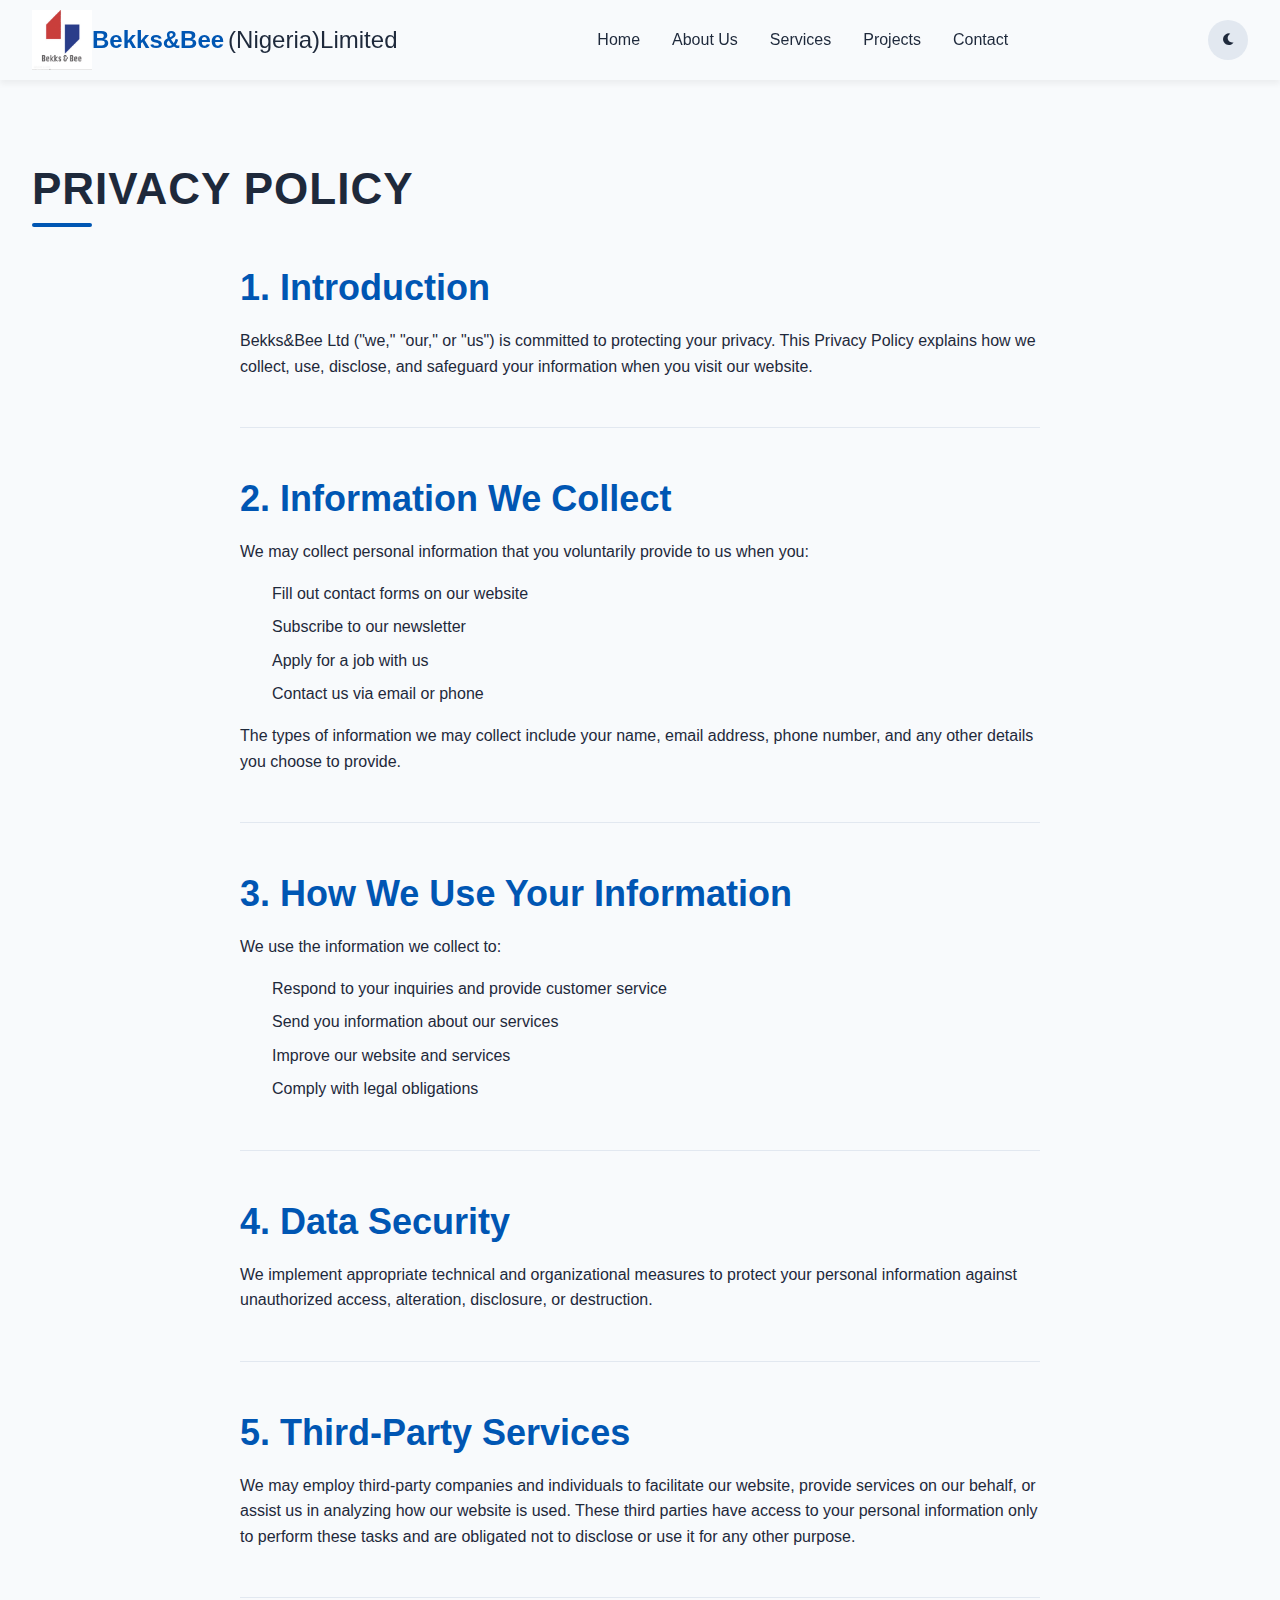
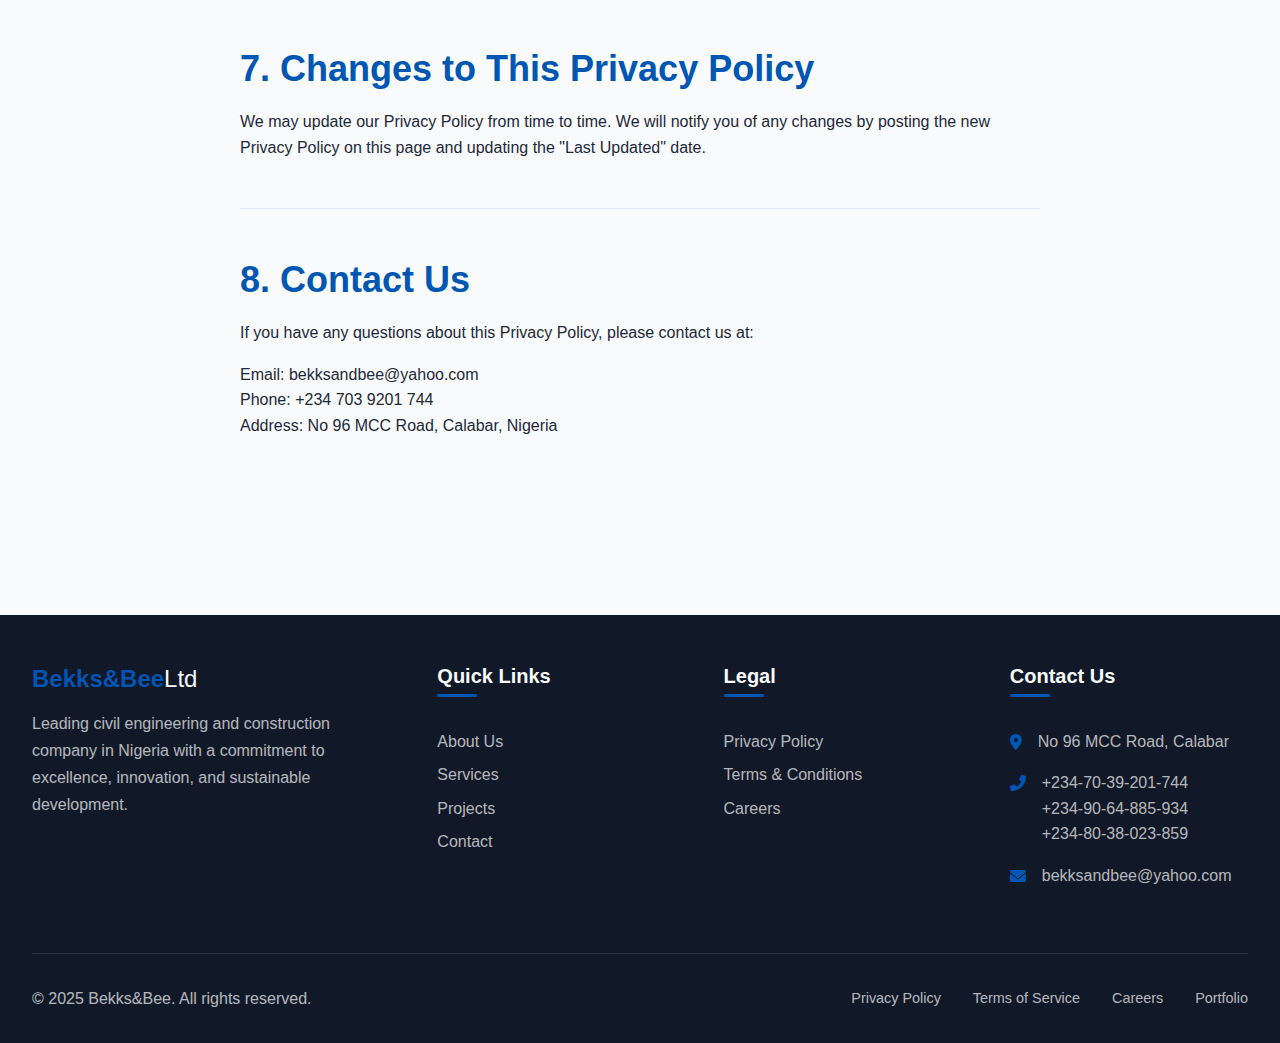
<file: privacy.html>
<!DOCTYPE html>
<html lang="en">
<head>
  <meta charset="UTF-8" />
  <meta name="viewport" content="width=device-width, initial-scale=1.0" />
  <meta name="description" content="Privacy Policy - Bekks&Bee Civil Engineering Company" />
  <title>Privacy Policy | Bekks&Bee</title>
  <link rel="stylesheet" href="style.css"/>
  <link rel="stylesheet" href="https://cdnjs.cloudflare.com/ajax/libs/font-awesome/6.0.0/css/all.min.css" />
</head>
<body>
  <header>
    <div class="container header-container">
      <div class="logo">
        <img src="99f1b9da-eb80-4835-bab3-7eae7bd48371.jpeg" width="60" height="50" alt="Commercial logo" />
        <h1>Bekks&Bee<span>(Nigeria)Limited</span></h1>
      </div>
      <nav>
        <ul>
          <li><a href="index.html">Home</a></li>
          <li><a href="about.html">About Us</a></li>
          <li><a href="index.html#services">Services</a></li>
          <li><a href="index.html#projects">Projects</a></li>
          <li><a href="index.html#contact">Contact</a></li>
        </ul>
      </nav>
      <div class="header-actions">
        <button id="darkModeToggle" aria-label="Toggle Dark Mode">
          <i class="fas fa-moon"></i>
        </button>
        <button class="mobile-menu-btn" aria-label="Menu">
          <i class="fas fa-bars"></i>
        </button>
      </div>
    </div>
  </header>

  <main>
    <section class="policy-section">
      <div class="container">
        <h1 class="section-title">Privacy Policy</h1>
        <!-- <p class="section-subtitle">Last Updated: January 2025</p> -->
        
        <div class="policy-content">
          <div class="policy-item">
            <h2>1. Introduction</h2>
            <p>Bekks&Bee Ltd ("we," "our," or "us") is committed to protecting your privacy. This Privacy Policy explains how we collect, use, disclose, and safeguard your information when you visit our website.</p>
          </div>
          
          <div class="policy-item">
            <h2>2. Information We Collect</h2>
            <p>We may collect personal information that you voluntarily provide to us when you:</p>
            <ul>
              <li>Fill out contact forms on our website</li>
              <li>Subscribe to our newsletter</li>
              <li>Apply for a job with us</li>
              <li>Contact us via email or phone</li>
            </ul>
            <p>The types of information we may collect include your name, email address, phone number, and any other details you choose to provide.</p>
          </div>
          
          <div class="policy-item">
            <h2>3. How We Use Your Information</h2>
            <p>We use the information we collect to:</p>
            <ul>
              <li>Respond to your inquiries and provide customer service</li>
              <li>Send you information about our services</li>
              <li>Improve our website and services</li>
              <li>Comply with legal obligations</li>
            </ul>
          </div>
          
          <div class="policy-item">
            <h2>4. Data Security</h2>
            <p>We implement appropriate technical and organizational measures to protect your personal information against unauthorized access, alteration, disclosure, or destruction.</p>
          </div>
          
          <div class="policy-item">
            <h2>5. Third-Party Services</h2>
            <p>We may employ third-party companies and individuals to facilitate our website, provide services on our behalf, or assist us in analyzing how our website is used. These third parties have access to your personal information only to perform these tasks and are obligated not to disclose or use it for any other purpose.</p>
          </div>
          
          
          <div class="policy-item">
            <h2>7. Changes to This Privacy Policy</h2>
            <p>We may update our Privacy Policy from time to time. We will notify you of any changes by posting the new Privacy Policy on this page and updating the "Last Updated" date.</p>
          </div>
          
          <div class="policy-item">
            <h2>8. Contact Us</h2>
            <p>If you have any questions about this Privacy Policy, please contact us at:</p>
            <p>Email: bekksandbee@yahoo.com<br>
            Phone: +234 703 9201 744<br>
            Address: No 96 MCC Road, Calabar, Nigeria</p>
          </div>
        </div>
      </div>
    </section>
  </main>

  <footer>
    <div class="container">
      <div class="footer-grid">
        <div class="footer-about">
          <h3>Bekks&Bee<span>Ltd</span></h3>
          <p>Leading civil engineering and construction company in Nigeria with a commitment to excellence, innovation, and sustainable development.</p>
        </div>
        
        <div class="footer-links">
          <h4>Quick Links</h4>
          <ul>
            <li><a href="index.html#about">About Us</a></li>
            <li><a href="index.html#services">Services</a></li>
            <li><a href="index.html#projects">Projects</a></li>
            <li><a href="index.html#contact">Contact</a></li>
          </ul>
        </div>
        
        <div class="footer-services">
          <h4>Legal</h4>
          <ul>
            <li><a href="privacy-policy.html">Privacy Policy</a></li>
            <li><a href="terms-conditions.html">Terms & Conditions</a></li>
            <li><a href="careers.html">Careers</a></li>
          </ul>
        </div>
        
        <div class="footer-contact">
          <h4>Contact Us</h4>
          <ul>
            <li><i class="fas fa-map-marker-alt"></i> No 96 MCC Road, Calabar</li>
            <li><i class="fas fa-phone-alt"></i> +234-70-39-201-744<br>+234-90-64-885-934<br>+234-80-38-023-859</li>
            <li><i class="fas fa-envelope"></i> bekksandbee@yahoo.com</li>
          </ul>
        </div>
      </div>
      
      <div class="footer-bottom">
        <p>&copy; 2025 Bekks&Bee. All rights reserved.</p>
        <div class="footer-bottom-links">
          <a href="privacy.html">Privacy Policy</a>
          <a href="TOS.html">Terms of Service</a>
          <a href="careers.html">Careers</a>
           <a href="projects.html">Portfolio</a>
        </div>
      </div>
    </div>
  </footer>

  <script src="script.js"></script>
</body>
</html>
</file>
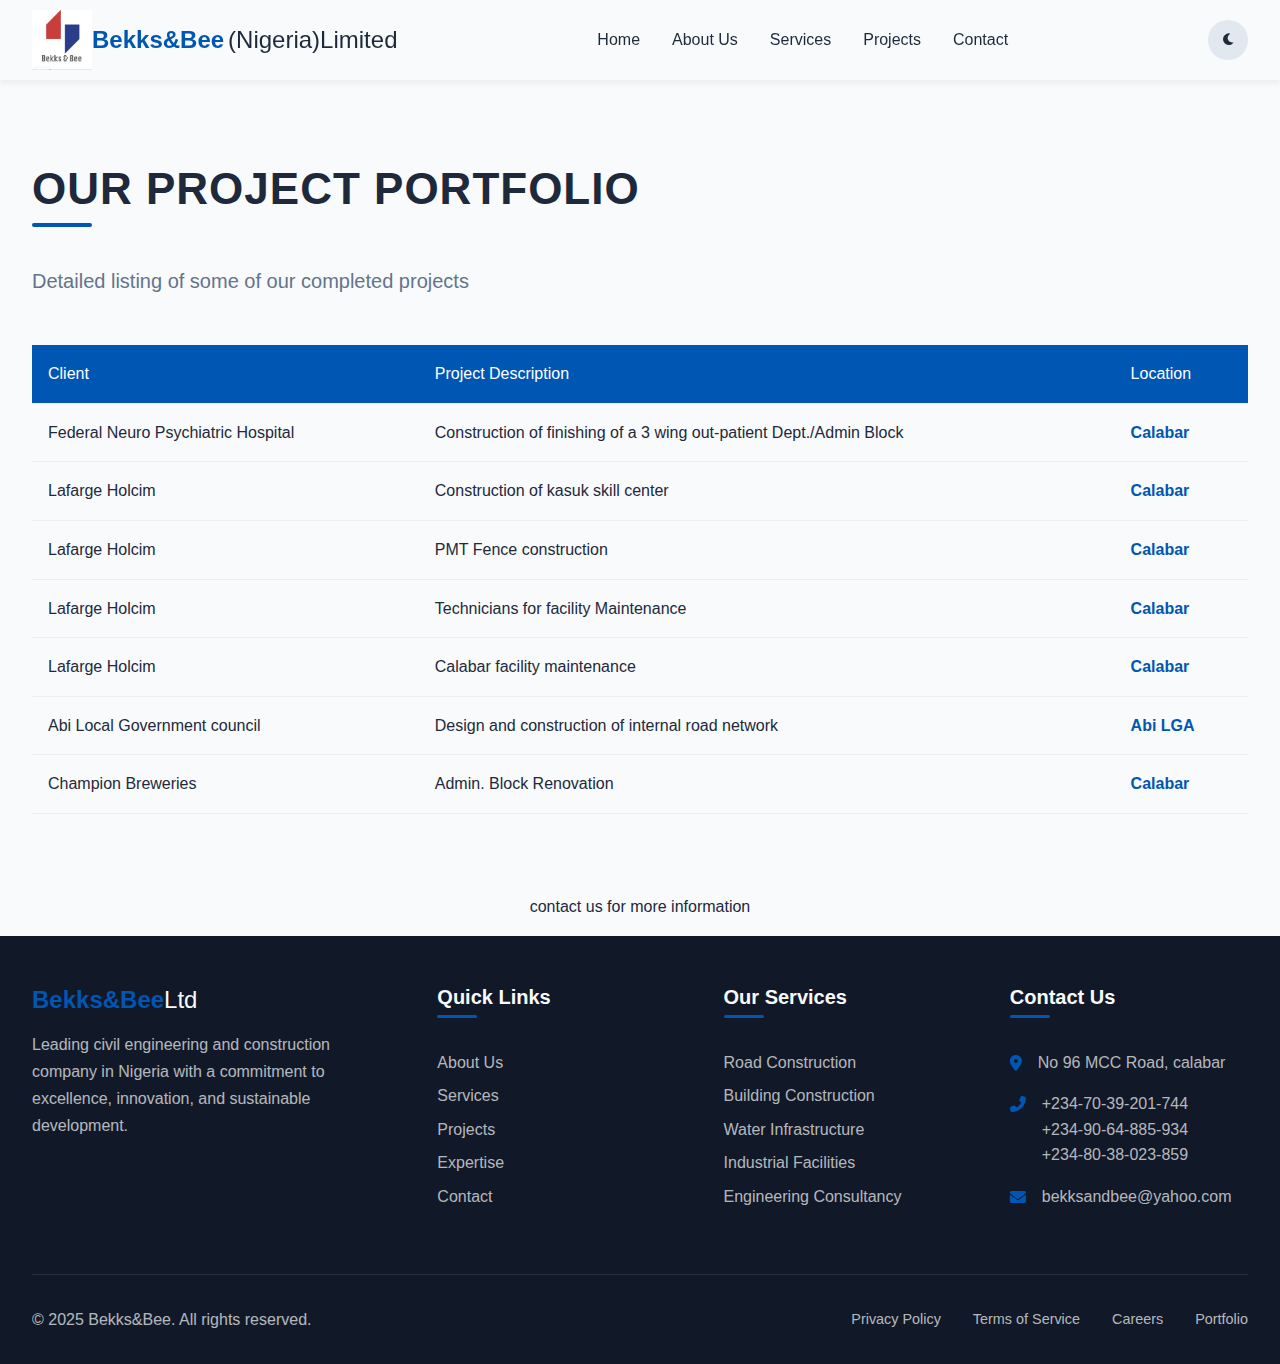
<file: projects.html>
<!DOCTYPE html>
<html lang="en">
<head>
   <meta charset="UTF-8" />
  <meta name="viewport" content="width=device-width, initial-scale=1.0" />
  <meta name="description" content="Premier Civil Engineering and Construction Company" />
  <link rel="stylesheet" href="style.css"/>
  <link rel="stylesheet" href="https://cdnjs.cloudflare.com/ajax/libs/font-awesome/6.0.0/css/all.min.css" />
  <title>Our Projects | Bekks&Bee</title>
</head>
<body>
 <header>
    <!-- //website designed By Bisong Best
    contact info +234 814 0683 459
    email  bestbisong32@gmail.com -->
    <div class="container header-container">
      <div class="logo">
        <img src="99f1b9da-eb80-4835-bab3-7eae7bd48371.jpeg" width="60" height="50" alt="Commercial logo" />
        <h1>Bekks&Bee<span>(Nigeria)Limited</span></h1>
      </div>
      <nav>
        <ul>
         <li><a href="index.html">Home</a></li>
          <li><a href="about.html">About Us</a></li>
          <li><a href="index.html#services">Services</a></li>
          <li><a href="index.html#projects">Projects</a></li>
          <li><a href="index.html#contact">Contact</a></li>
        </ul>
      </nav>
      <div class="header-actions">
        <button id="darkModeToggle" aria-label="Toggle Dark Mode">
          <i class="fas fa-moon"></i>
        </button>
        <button class="mobile-menu-btn" aria-label="Menu">
          <i class="fas fa-bars"></i>
        </button>
      </div>
    </div>
  </header>

  <main>
    <section class="projects-archive">
      <div class="container">
        <h1 class="section-title">Our Project Portfolio</h1>
        <p class="section-subtitle">Detailed listing of some of our completed projects</p>
        
        <div class="projects-table">
          <table>
            <thead>
              <tr>
                <th>Client</th>
                <th>Project Description</th>
                <th>Location</th>
              </tr>
            </thead>
            <tbody>
              <tr>
                <td>Federal Neuro Psychiatric Hospital</td>
                <td>Construction of finishing of a 3 wing out-patient Dept./Admin Block</td>
                <td>Calabar</td>
              </tr>
              <tr>
                <td>Lafarge Holcim</td>
                <td>Construction of kasuk skill center</td>
                <td>Calabar</td>
              </tr>
              <tr>
                <td>Lafarge Holcim</td>
                <td>PMT Fence construction</td>
                <td>Calabar</td>
              </tr>
              <tr>
                <td>Lafarge Holcim</td>
                <td>Technicians for facility Maintenance</td>
                <td>Calabar</td>
              </tr>
              <tr>
                <td>Lafarge Holcim</td>
                <td>Calabar facility maintenance</td>
                <td>Calabar</td>
              </tr>
              <tr>
                <td>Abi Local Government council</td>
                <td>Design and construction of internal road network</td>
                <td>Abi LGA</td>
              </tr>
              <tr>
                <td>Champion Breweries</td>
                <td>Admin. Block Renovation</td>
                <td>Calabar</td>
              </tr>
            </tbody>
          </table>
        </div>
      </div>
    </section>
    <p style="text-align: center;">contact us for more information</p>
  </main>

   <footer>
    <div class="container">
      <div class="footer-grid">
        <div class="footer-about">
          <h3>Bekks&Bee<span>Ltd</span></h3>
          <p>Leading civil engineering and construction company in Nigeria with a commitment to excellence, innovation, and sustainable development.</p>
        </div>
        
        <div class="footer-links">
          <h4>Quick Links</h4>
          <ul>
            <li><a href="#about">About Us</a></li>
            <li><a href="#services">Services</a></li>
            <li><a href="#projects">Projects</a></li>
            <li><a href="#expertise">Expertise</a></li>
            <li><a href="#contact">Contact</a></li>
          </ul>
        </div>
        
        <div class="footer-services">
          <h4>Our Services</h4>
          <ul>
            <li><a href="#contact">Road Construction</a></li>
            <li><a href="#contact">Building Construction</a></li>
            <li><a href="#contact">Water Infrastructure</a></li>
            <li><a href="#contact">Industrial Facilities</a></li>
            <li><a href="#contact">Engineering Consultancy</a></li>
          </ul>
        </div>
        
        <div class="footer-contact">
          <h4>Contact Us</h4>
          <ul>
            <li><i class="fas fa-map-marker-alt"></i> No 96 MCC Road, calabar</li>
            <li><i class="fas fa-phone-alt"></i>+234-70-39-201-744<br>+234-90-64-885-934<br>+234-80-38-023-859</li>
            <li><i class="fas fa-envelope"></i> bekksandbee@yahoo.com</li>
          </ul>
        </div>
      </div>
      
      <div class="footer-bottom">
        <p>&copy; 2025 Bekks&Bee. All rights reserved.</p>
        <div class="footer-bottom-links">
          <a href="privacy.html">Privacy Policy</a>
          <a href="TOS.html">Terms of Service</a>
          <a href="careers.html">Careers</a>
           <a href="projects.html">Portfolio</a>
        </div>
      </div>
    </div>
  </footer>
  <script src="script.js"></script>

</body>
</html>
</file>
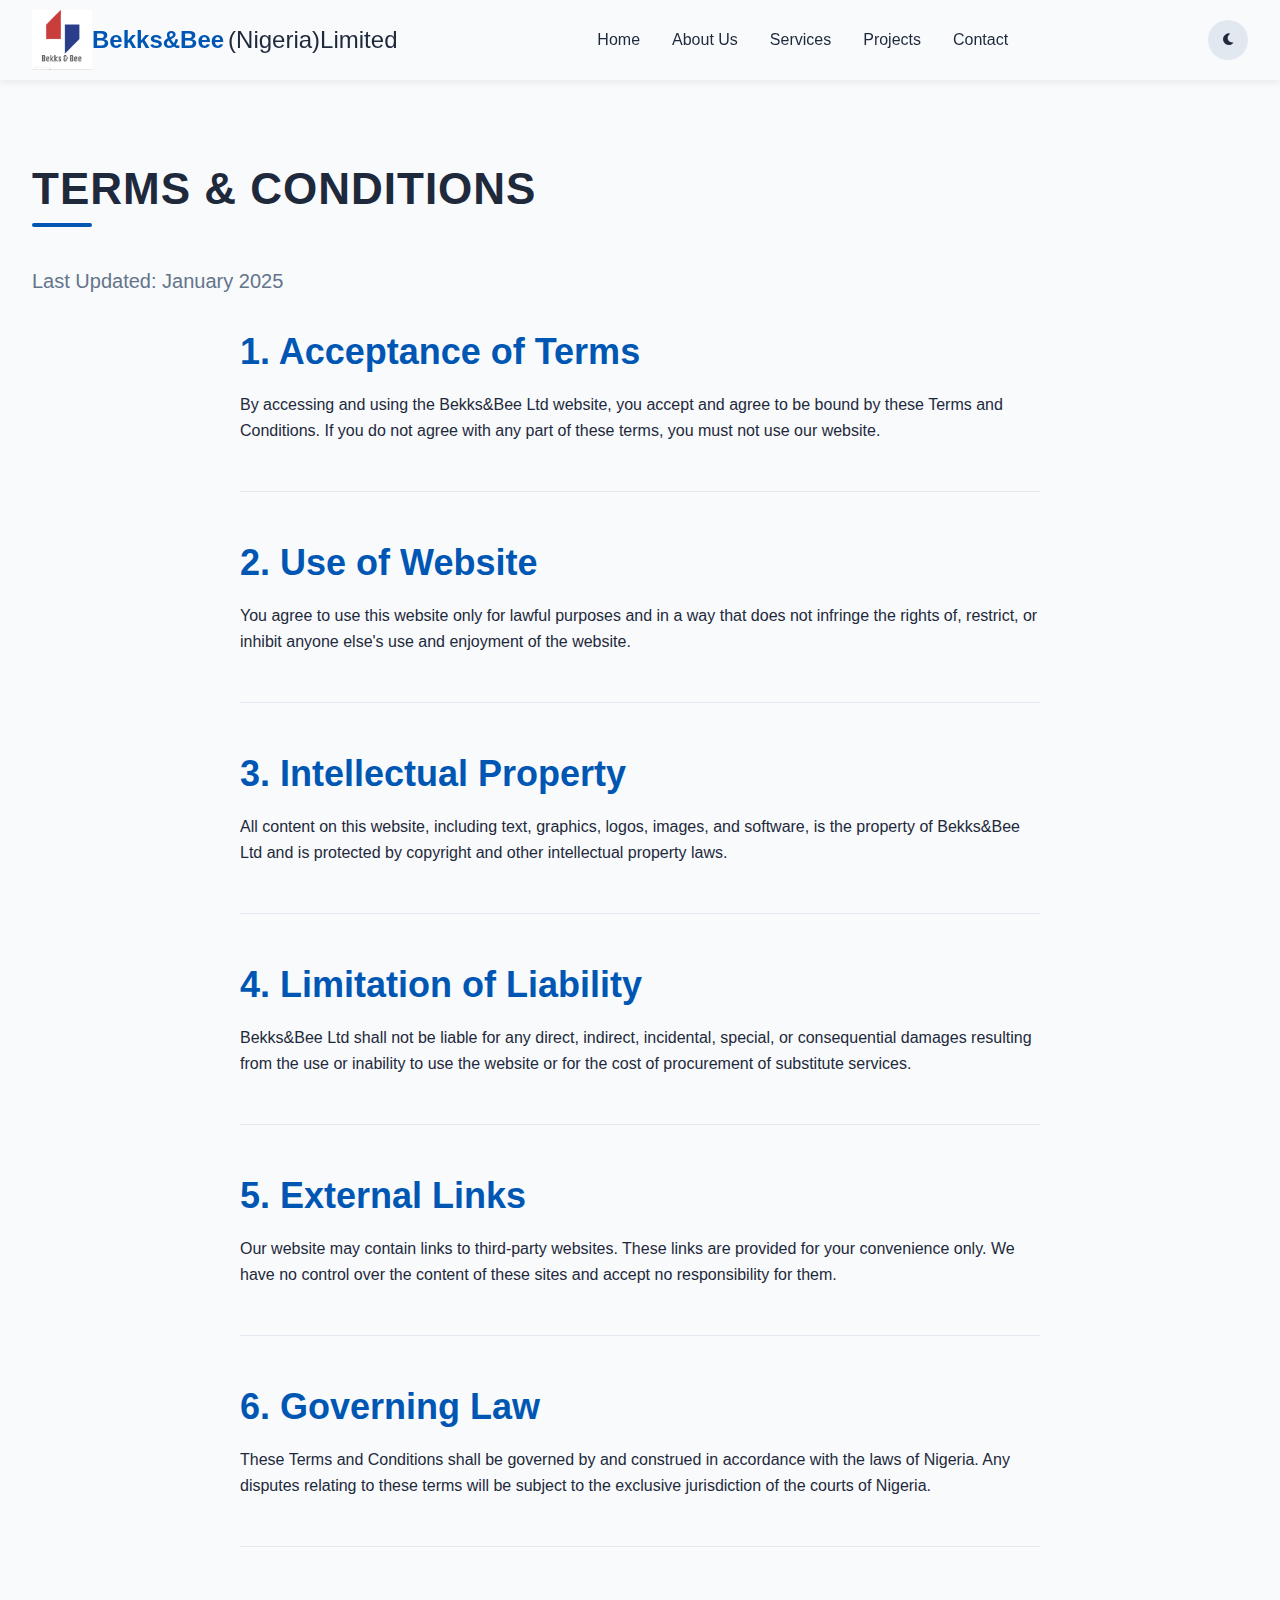
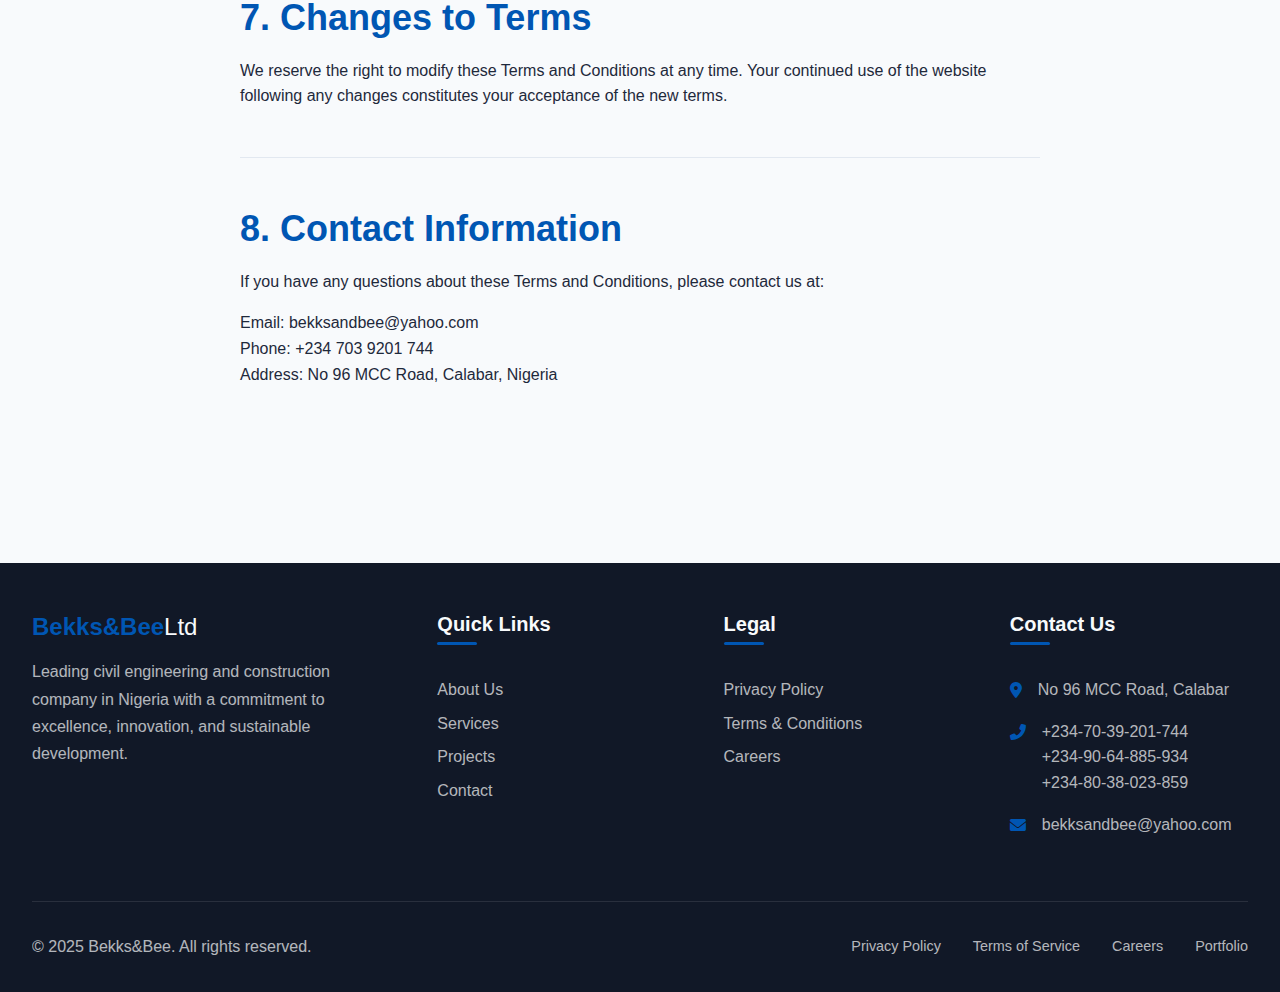
<file: TOS.html>
<!DOCTYPE html>
<html lang="en">
<head>
  <meta charset="UTF-8" />
  <meta name="viewport" content="width=device-width, initial-scale=1.0" />
  <meta name="description" content="Terms and Conditions - Bekks&Bee Civil Engineering Company" />
  <title>Terms & Conditions | Bekks&Bee</title>
  <link rel="stylesheet" href="style.css"/>
  <link rel="stylesheet" href="https://cdnjs.cloudflare.com/ajax/libs/font-awesome/6.0.0/css/all.min.css" />
</head>
<body>
  <header>
    <div class="container header-container">
      <div class="logo">
        <img src="99f1b9da-eb80-4835-bab3-7eae7bd48371.jpeg" width="60" height="50" alt="Commercial logo" />
        <h1>Bekks&Bee<span>(Nigeria)Limited</span></h1>
      </div>
      <nav>
        <ul>
          <li><a href="index.html">Home</a></li>
          <li><a href="about.html">About Us</a></li>
          <li><a href="index.html#services">Services</a></li>
          <li><a href="index.html#projects">Projects</a></li>
          <li><a href="index.html#contact">Contact</a></li>
        </ul>
      </nav>
      <div class="header-actions">
        <button id="darkModeToggle" aria-label="Toggle Dark Mode">
          <i class="fas fa-moon"></i>
        </button>
        <button class="mobile-menu-btn" aria-label="Menu">
          <i class="fas fa-bars"></i>
        </button>
      </div>
    </div>
  </header>

  <main>
    <section class="terms-section">
      <div class="container">
        <h1 class="section-title">Terms & Conditions</h1>
        <p class="section-subtitle">Last Updated: January 2025</p>
        
        <div class="terms-content">
          <div class="terms-item">
            <h2>1. Acceptance of Terms</h2>
            <p>By accessing and using the Bekks&Bee Ltd website, you accept and agree to be bound by these Terms and Conditions. If you do not agree with any part of these terms, you must not use our website.</p>
          </div>
          
          <div class="terms-item">
            <h2>2. Use of Website</h2>
            <p>You agree to use this website only for lawful purposes and in a way that does not infringe the rights of, restrict, or inhibit anyone else's use and enjoyment of the website.</p>
          </div>
          
          <div class="terms-item">
            <h2>3. Intellectual Property</h2>
            <p>All content on this website, including text, graphics, logos, images, and software, is the property of Bekks&Bee Ltd and is protected by copyright and other intellectual property laws.</p>
          </div>
          
          <div class="terms-item">
            <h2>4. Limitation of Liability</h2>
            <p>Bekks&Bee Ltd shall not be liable for any direct, indirect, incidental, special, or consequential damages resulting from the use or inability to use the website or for the cost of procurement of substitute services.</p>
          </div>
          
          <div class="terms-item">
            <h2>5. External Links</h2>
            <p>Our website may contain links to third-party websites. These links are provided for your convenience only. We have no control over the content of these sites and accept no responsibility for them.</p>
          </div>
          
          <div class="terms-item">
            <h2>6. Governing Law</h2>
            <p>These Terms and Conditions shall be governed by and construed in accordance with the laws of Nigeria. Any disputes relating to these terms will be subject to the exclusive jurisdiction of the courts of Nigeria.</p>
          </div>
          
          <div class="terms-item">
            <h2>7. Changes to Terms</h2>
            <p>We reserve the right to modify these Terms and Conditions at any time. Your continued use of the website following any changes constitutes your acceptance of the new terms.</p>
          </div>
          
          <div class="terms-item">
            <h2>8. Contact Information</h2>
            <p>If you have any questions about these Terms and Conditions, please contact us at:</p>
            <p>Email: bekksandbee@yahoo.com<br>
            Phone: +234 703 9201 744<br>
            Address: No 96 MCC Road, Calabar, Nigeria</p>
          </div>
        </div>
      </div>
    </section>
  </main>

  <footer>
    <div class="container">
      <div class="footer-grid">
        <div class="footer-about">
          <h3>Bekks&Bee<span>Ltd</span></h3>
          <p>Leading civil engineering and construction company in Nigeria with a commitment to excellence, innovation, and sustainable development.</p>
        </div>
        
        <div class="footer-links">
          <h4>Quick Links</h4>
          <ul>
            <li><a href="index.html#about">About Us</a></li>
            <li><a href="index.html#services">Services</a></li>
            <li><a href="index.html#projects">Projects</a></li>
            <li><a href="index.html#contact">Contact</a></li>
          </ul>
        </div>
        
        <div class="footer-services">
          <h4>Legal</h4>
          <ul>
            <li><a href="privacy-policy.html">Privacy Policy</a></li>
            <li><a href="terms-conditions.html">Terms & Conditions</a></li>
            <li><a href="careers.html">Careers</a></li>
          </ul>
        </div>
        
        <div class="footer-contact">
          <h4>Contact Us</h4>
          <ul>
            <li><i class="fas fa-map-marker-alt"></i> No 96 MCC Road, Calabar</li>
            <li><i class="fas fa-phone-alt"></i> +234-70-39-201-744<br>+234-90-64-885-934<br>+234-80-38-023-859</li>
            <li><i class="fas fa-envelope"></i> bekksandbee@yahoo.com</li>
          </ul>
        </div>
      </div>
      
      <div class="footer-bottom">
        <p>&copy; 2025 Bekks&Bee. All rights reserved.</p>
        <div class="footer-bottom-links">
          <a href="privacy.html">Privacy Policy</a>
          <a href="TOS.html">Terms of Service</a>
          <a href="careers.html">Careers</a>
           <a href="projects.html">Portfolio</a>
        </div>
      </div>
    </div>
  </footer>

  <script src="script.js"></script>
</body>
</html>
</file>
<file: style.css>
/* website designed By Bisong Best
    contact info +234 814 0683 459
    email  bestbisong32@gmail.com  */


:root {
  /* Primary Colors */
  --primary-color: #0056b3;
  --primary-dark: #00387a;
  --primary-light: #4a8cda;
  
  /* Secondary & Accent Colors */
  --secondary-color: #3dd8c7;
  --accent-color: #ff6b35;
  
  /* Neutral Colors */
  --dark: #111827;
  --darker: #0a101f;
  --light: #f8fafc;
  --light-gray: #e2e8f0;
  --mid-gray: #94a3b8;
  
  /* Background Colors */
  --bg-primary: var(--light);
  --bg-secondary: #f1f5f9;
  --bg-dark: var(--dark);
  
  /* Text Colors */
  --text-primary: #1e293b;
  --text-secondary: #64748b;
  --text-light: var(--light);
  
  /* Font Families */
  --font-primary: 'Roboto', 'Segoe UI', sans-serif;
  --font-heading: 'Montserrat', 'Segoe UI', sans-serif;
  
  /* Border Radius */
  --radius-sm: 4px;
  --radius-md: 8px;
  --radius-lg: 16px;
  
  /* Shadows */
  --shadow-sm: 0 4px 6px rgba(0, 0, 0, 0.05);
  --shadow-md: 0 10px 15px rgba(0, 0, 0, 0.07);
  --shadow-lg: 0 15px 30px rgba(0, 0, 0, 0.1);
  
  /* Transitions */
  --transition-fast: 0.2s ease;
  --transition-medium: 0.3s ease;
  --transition-slow: 0.5s ease;
  
  /* Spacing */
  --spacing-xs: 0.5rem;
  --spacing-sm: 1rem;
  --spacing-md: 2rem;
  --spacing-lg: 3rem;
  --spacing-xl: 5rem;
  
  /* Container Widths */
  --container-sm: 960px;
  --container-md: 1140px;
  --container-lg: 1320px;
  
  /* Z-index layers */
  --z-back: -10;
  --z-normal: 1;
  --z-front: 10;
  --z-modal: 100;
}


[data-theme="dark"] {
  --bg-primary: var(--dark);
  --bg-secondary: #1e293b;
  --text-primary: #f1f5f9;
  --text-secondary: #cbd5e1;
  --light-gray: #2b394d;
  --primary-color: #174e92;
  --primary-light: #1f4980;
}


*,
*::before,
*::after {
  margin: 0;
  padding: 0;
  box-sizing: border-box;
}

html {
  font-size: 16px;
  scroll-behavior: smooth;
  scroll-padding-top: 80px;
}

body {
  font-family: var(--font-primary);
  font-weight: 400;
  line-height: 1.6;
  color: var(--text-primary);
  background-color: var(--bg-primary);
  transition: background-color var(--transition-medium), color var(--transition-medium);
  overflow-x: hidden;
}

img {
  max-width: 100%;
  height: auto;
  display: block;
}

ul, ol {
  list-style: none;
}

a {
  text-decoration: none;
  color: var(--primary-color);
  transition: color var(--transition-fast);
}

a:hover {
  color: var(--primary-dark);
}

h1, h2, h3, h4, h5, h6 {
  font-family: var(--font-heading);
  font-weight: 700;
  line-height: 1.3;
  margin-bottom: var(--spacing-sm);
}

h1 {
  font-size: 2.75rem;
}

h2 {
  font-size: 2.25rem;
}

h3 {
  font-size: 1.75rem;
}

h4 {
  font-size: 1.25rem;
}

p {
  margin-bottom: var(--spacing-sm);
}

button {
  cursor: pointer;
  font-family: var(--font-primary);
  border: none;
  background: none;
}

input, select, textarea {
  font-family: var(--font-primary);
}

.container {
  width: 100%;
  max-width: var(--container-lg);
  margin: 0 auto;
  padding: 0 var(--spacing-md);
}


.btn {
  display: inline-flex;
  align-items: center;
  justify-content: center;
  padding: 0.75rem 1.5rem;
  border-radius: var(--radius-md);
  font-weight: 600;
  text-transform: uppercase;
  letter-spacing: 0.5px;
  transition: all var(--transition-fast);
  cursor: pointer;
}

.btn-primary {
  background-color: var(--primary-color);
  color: var(--text-light);
  box-shadow: 0 4px 12px rgba(0, 86, 179, 0.2);
}

.btn-primary:hover {
  background-color: var(--primary-dark);
  box-shadow: 0 6px 16px rgba(0, 86, 179, 0.3);
  color: var(--text-light);
  transform: translateY(-2px);
}

.btn-secondary {
  background-color: transparent;
  color: var(--primary-color);
  border: 2px solid var(--primary-color);
}

.btn-secondary:hover {
  background-color: var(--primary-color);
  color: var(--text-light);
  transform: translateY(-2px);
}

.btn-tertiary {
  background-color: transparent;
  color: var(--primary-color);
  padding: 0.5rem 0;
  position: relative;
  border-radius: 0;
  text-transform: none;
  font-weight: 500;
  display: inline-flex;
  align-items: center;
  gap: 0.5rem;
}

.btn-tertiary::after {
  content: '';
  position: absolute;
  bottom: 0;
  left: 0;
  width: 0;
  height: 2px;
  background-color: var(--primary-color);
  transition: width var(--transition-medium);
}

.btn-tertiary:hover::after {
  width: 100%;
}

.btn-tertiary:hover {
  color: var(--primary-dark);
}

.btn-small {
  padding: 0.5rem 1rem;
  font-size: 0.875rem;
}

.full-width {
  width: 100%;
}

.section-title {
  position: relative;
  display: inline-block;
  margin-bottom: var(--spacing-lg);
  font-weight: 800;
  text-transform: uppercase;
  letter-spacing: 1px;
  color: var(--text-primary);
}

.section-title::after {
  content: '';
  position: absolute;
  bottom: -10px;
  left: 0;
  width: 60px;
  height: 4px;
  background: var(--primary-color);
  border-radius: var(--radius-sm);
}

.section-subtitle {
  font-size: 1.25rem;
  color: var(--text-secondary);
  margin-bottom: var(--spacing-md);
  max-width: 700px;
}


header {
  position: sticky;
  top: 0;
  width: 100%;
  z-index: var(--z-front);
  background-color: var(--bg-primary);
  box-shadow: var(--shadow-sm);
  transition: all var(--transition-medium);
}

header.scrolled {
  background-color: rgba(255, 255, 255, 0.95);
  backdrop-filter: blur(10px);
  box-shadow: var(--shadow-md);
}

[data-theme="dark"] header.scrolled {
  background-color: rgba(17, 24, 39, 0.95);
}

.header-container {
  display: flex;
  align-items: center;
  justify-content: space-between;
  height: 80px;
}

.logo {
  display: flex;
  align-items: center;
}

.logo h1 {
  font-size: 1.5rem;
  font-weight: 900;
  margin-bottom: 0;
  color: var(--primary-color);
}

.logo span {
  font-weight: 400;
  color: var(--text-primary);
  margin-left: 4px;
}

nav ul {
  display: flex;
  gap: var(--spacing-md);
}

nav ul li a {
  font-weight: 500;
  color: var(--text-primary);
  position: relative;
  padding: 0.5rem 0;
}

nav ul li a::after {
  content: '';
  position: absolute;
  bottom: 0;
  left: 0;
  width: 0;
  height: 2px;
  background-color: var(--primary-color);
  transition: width var(--transition-medium);
}

nav ul li a:hover {
  color: var(--primary-color);
}

nav ul li a:hover::after {
  width: 100%;
}

.header-actions {
  display: flex;
  align-items: center;
  gap: var(--spacing-sm);
}

#darkModeToggle {
  width: 40px;
  height: 40px;
  border-radius: 50%;
  background-color: var(--light-gray);
  color: var(--text-primary);
  display: flex;
  align-items: center;
  justify-content: center;
  transition: all var(--transition-fast);
}

#darkModeToggle:hover {
  background-color: var(--primary-light);
  color: var(--text-light);
}

.mobile-menu-btn {
  display: none;
  font-size: 1.5rem;
  color: var(--text-primary);
}


.hero-section {
  position: relative;
  min-height: calc(100vh - 80px);
  background: linear-gradient(to right, var(--primary-dark), var(--primary-color));
  color: var(--text-light);
  overflow: hidden;
}

.hero-section::before {
  content: '';
  position: absolute;
  top: 0;
  right: 0;
  width: 50%;
  height: 100%;
  background-image: url('/api/placeholder/800/1200');
  background-size: cover;
  background-position: center;
  opacity: 0.15;
  z-index: var(--z-back);
}

.hero-section::after {
  content: '';
  position: absolute;
  top: -10%;
  left: -5%;
  width: 70%;
  height: 120%;
  background: linear-gradient(140deg, rgba(255, 255, 255, 0.1) 0%, rgba(255, 255, 255, 0) 100%);
  transform: skewX(-15deg);
  z-index: var(--z-back);
}

.hero-container {
  display: flex;
  flex-direction: column;
  justify-content: center;
  min-height: inherit;
  padding: var(--spacing-xl) 0;
  position: relative;
  z-index: var(--z-normal);
}

.hero-content {
  max-width: 650px;
  margin-bottom: var(--spacing-lg);

}

.hero-content h1 {
  font-size: 3.5rem;
  line-height: 1.2;
  margin-bottom: var(--spacing-md);
  font-weight: 900;
  text-shadow: 0 2px 10px rgba(0, 0, 0, 0.1);
}

.hero-content p {
  font-size: 1.25rem;
  margin-bottom: var(--spacing-md);
  opacity: 0.9;
}

.hero-buttons {
  display: flex;
  gap: var(--spacing-md);
  margin-top: var(--spacing-md);
}


.stats-container {
  display: grid;
  grid-template-columns: repeat(3, 1fr);
  gap: var(--spacing-md);
  margin-top: var(--spacing-lg);
  background-color: rgba(255, 255, 255, 0.1);
  backdrop-filter: blur(10px);
  padding: var(--spacing-md);
  border-radius: var(--radius-lg);
  border: 1px solid rgba(255, 255, 255, 0.1);
  box-shadow: var(--shadow-lg);
}

.stat-item {
  text-align: center;
  padding: var(--spacing-sm);
}

.stat-number {
  font-size: 3rem;
  font-weight: 800;
  display: block;
  line-height: 1;
  margin-bottom: var(--spacing-xs);
  background: linear-gradient(to right, var(--text-light), var(--secondary-color));
  -webkit-background-clip: text;
  -webkit-text-fill-color: transparent;
}

.stat-label {
  font-size: 1rem;
  text-transform: uppercase;
  letter-spacing: 1px;
  opacity: 0.8;
}


.about-section {
  padding: var(--spacing-xl) 0;
  background-color: var(--bg-secondary);
}

.about-content {
  display: grid;
  grid-template-columns: 1fr 1fr;
  gap: var(--spacing-lg);
  align-items: center;
}

.about-image {
  position: relative;
  border-radius: var(--radius-lg);
  overflow: hidden;
  box-shadow: var(--shadow-lg);
}

.about-image::after {
  content: '';
  position: absolute;
  top: 0;
  left: 0;
  width: 100%;
  height: 100%;
  background: linear-gradient(to bottom right, rgba(0, 86, 179, 0.3), rgba(61, 216, 199, 0.3));
  z-index: var(--z-normal);
}

.about-image img {
  width: 100%;
  height: 100%;
  object-fit: cover;
  transition: transform var(--transition-slow);
}

.about-image:hover img {
  transform: scale(1.05);
}

.about-text h3 {
  color: var(--primary-color);
  margin-bottom: var(--spacing-sm);
}

.values-grid {
  display: grid;
  grid-template-columns: repeat(2, 1fr);
  gap: var(--spacing-md);
  margin: var(--spacing-md) 0;
}

.value-item {
  background-color: var(--bg-primary);
  padding: var(--spacing-md);
  border-radius: var(--radius-md);
  box-shadow: var(--shadow-sm);
  transition: transform var(--transition-medium), box-shadow var(--transition-medium);
}

.value-item:hover {
  transform: translateY(-5px);
  box-shadow: var(--shadow-md);
}

.value-item i {
  font-size: 2rem;
  color: var(--primary-color);
  margin-bottom: var(--spacing-xs);
}

.value-item h4 {
  margin-bottom: var(--spacing-xs);
}

/* ===== Services Section ===== */
.services-section {
  padding: var(--spacing-xl) 0;
}

.services-grid {
  display: grid;
  grid-template-columns: repeat(auto-fill, minmax(300px, 1fr));
  gap: var(--spacing-md);
  margin-top: var(--spacing-lg);
}

.service-card {
  background-color: var(--bg-primary);
  border-radius: var(--radius-lg);
  padding: var(--spacing-md);
  box-shadow: var(--shadow-md);
  transition: transform var(--transition-medium), box-shadow var(--transition-medium);
  position: relative;
  overflow: hidden;
  z-index: var(--z-normal);
}

.service-card::before {
  content: '';
  position: absolute;
  top: 0;
  left: 0;
  width: 100%;
  height: 5px;
  background-color: var(--primary-color);
  transition: height var(--transition-medium);
  z-index: -1;
}

.service-card:hover {
  transform: translateY(-10px);
  box-shadow: var(--shadow-lg);
}

.service-card:hover::before {
  height: 100%;
  opacity: 0.05;
}

.service-icon {
  width: 70px;
  height: 70px;
  border-radius: 50%;
  background-color: rgba(0, 86, 179, 0.1);
  display: flex;
  align-items: center;
  justify-content: center;
  margin-bottom: var(--spacing-sm);
  transition: background-color var(--transition-medium);
}

.service-icon i {
  font-size: 2rem;
  color: var(--primary-color);
  transition: color var(--transition-medium);
}

.service-card:hover .service-icon {
  background-color: var(--primary-color);
}

.service-card:hover .service-icon i {
  color: var(--text-light);
}

.service-card h3 {
  margin-bottom: var(--spacing-xs);
  font-size: 1.5rem;
}

.service-link {
  display: inline-flex;
  align-items: center;
  gap: 0.5rem;
  margin-top: var(--spacing-sm);
  font-weight: 600;
  transition: gap var(--transition-medium);
}

.service-link:hover {
  gap: 0.75rem;
}

/* ===== Projects Section ===== */
.projects-section {
  padding: var(--spacing-xl) 0;
  background-color: var(--bg-secondary);
}

.project-filter {
  display: flex;
  flex-wrap: wrap;
  justify-content: center;
  gap: var(--spacing-sm);
  margin-bottom: var(--spacing-lg);
}

.filter-btn {
  padding: 0.5rem 1.5rem;
  border-radius: var(--radius-md);
  background-color: transparent;
  color: var(--text-secondary);
  font-weight: 500;
  transition: all var(--transition-fast);
  border: 1px solid var(--light-gray);
}

.filter-btn:hover,
.filter-btn.active {
  background-color: var(--primary-color);
  color: var(--text-light);
  border-color: var(--primary-color);
}

.projects-grid {
  display: grid;
  grid-template-columns: repeat(auto-fill, minmax(300px, 1fr));
  gap: var(--spacing-md);
  margin-top: var(--spacing-md);
}

.project-card {
  background-color: var(--bg-primary);
  border-radius: var(--radius-lg);
  overflow: hidden;
  box-shadow: var(--shadow-md);
  transition: transform var(--transition-medium);
}

.project-card:hover {
  transform: translateY(-10px);
}

.project-image {
  position: relative;
  height: 240px;
  overflow: hidden;
}

.project-image img {
  width: 100%;
  height: 100%;
  object-fit: cover;
  transition: transform var(--transition-slow);
}

.project-card:hover .project-image img {
  transform: scale(1.1);
}

.project-overlay {
  position: absolute;
  top: 0;
  left: 0;
  width: 100%;
  height: 100%;
  background: linear-gradient(to top, rgba(0, 0, 0, 0.7), transparent);
  display: flex;
  align-items: flex-end;
  justify-content: center;
  padding: var(--spacing-md);
  opacity: 0;
  transition: opacity var(--transition-medium);
}

.project-card:hover .project-overlay {
  opacity: 1;
}

.project-info {
  padding: var(--spacing-md);
}

.project-info h3 {
  font-size: 1.25rem;
  margin-bottom: var(--spacing-xs);
}

.project-meta {
  display: flex;
  flex-wrap: wrap;
  gap: var(--spacing-md);
  margin-top: var(--spacing-sm);
  color: var(--text-secondary);
  font-size: 0.875rem;
}

.project-meta span {
  display: flex;
  align-items: center;
  gap: 0.25rem;
}

.view-more-container {
  text-align: center;
  margin-top: var(--spacing-lg);
}

/* ===== Expertise Section ===== */
.expertise-section {
  padding: var(--spacing-xl) 0;
}

.expertise-content {
  margin-top: var(--spacing-lg);
}

.expertise-tabs {
  display: flex;
  gap: var(--spacing-sm);
  margin-bottom: var(--spacing-md);
  padding-bottom: var(--spacing-sm);
  overflow-x: auto;
  scrollbar-width: thin;
}

.expertise-tabs::-webkit-scrollbar {
  height: 5px;
}

.expertise-tabs::-webkit-scrollbar-track {
  background: var(--light-gray);
  border-radius: 10px;
}

.expertise-tabs::-webkit-scrollbar-thumb {
  background: var(--mid-gray);
  border-radius: 10px;
}

.tab-btn {
  padding: 0.75rem 1.5rem;
  border-radius: var(--radius-md);
  background-color: transparent;
  border: 1px solid var(--light-gray);
  color: var(--text-secondary);
  font-weight: 500;
  transition: all var(--transition-fast);
  white-space: nowrap;
}

.tab-btn:hover,
.tab-btn.active {
  background-color: var(--primary-color);
  color: var(--text-light);
  border-color: var(--primary-color);
}

.tab-content {
  display: none;
  grid-template-columns: 1fr 1fr;
  gap: var(--spacing-lg);
  align-items: center;
}

.tab-content.active {
  display: grid;
}

.tab-image {
  border-radius: var(--radius-lg);
  overflow: hidden;
  box-shadow: var(--shadow-lg);
}

.tab-image img {
  width: 100%;
  height: 100%;
  object-fit: cover;
  transition: transform var(--transition-slow);
}

.tab-image:hover img {
  transform: scale(1.05);
}

.tab-text h3 {
  color: var(--primary-color);
  margin-bottom: var(--spacing-sm);
}

.feature-list {
  margin-top: var(--spacing-md);
}

.feature-list li {
  display: flex;
  align-items: baseline;
  gap: var(--spacing-xs);
  margin-bottom: var(--spacing-sm);
}

.feature-list li i {
  color: var(--secondary-color);
  font-size: 1rem;
}

/* ===== Testimonials Section ===== */
.testimonials-section {
  padding: var(--spacing-xl) 0;
  background: linear-gradient(120deg, var(--primary-dark), var(--primary-color));
  color: var(--text-light);
  position: relative;
  overflow: hidden;
}

.testimonials-section::before {
  content: '';
  position: absolute;
  top: 0;
  left: 0;
  width: 100%;
  height: 100%;
  background: url('/api/placeholder/50/50') repeat;
  opacity: 0.05;
  z-index: var(--z-back);
}

.testimonials-section .section-title {
  color: var(--text-light);
}

.testimonial-slider {
  position: relative;
  max-width: 800px;
  margin: 0 auto;
}

.testimonial-item {
  display: none;
}

.testimonial-item.active {
  display: block;
  animation: fadeIn 0.5s ease forwards;
}

@keyframes fadeIn {
  from { opacity: 0; transform: translateY(20px); }
  to { opacity: 1; transform: translateY(0); }
}

.testimonial-content {
  background-color: rgba(255, 255, 255, 0.1);
  backdrop-filter: blur(10px);
  border-radius: var(--radius-lg);
  padding: var(--spacing-lg);
  border: 1px solid rgba(255, 255, 255, 0.1);
  position: relative;
}

.quote-icon {
  font-size: 3rem;
  color: rgba(255, 255, 255, 0.2);
  position: absolute;
  top: 20px;
  left: 20px;
}

.testimonial-content p {
  font-size: 1.2rem;
  line-height: 1.8;
  position: relative;
  z-index: var(--z-normal);
  padding-left: var(--spacing-md);
  margin-bottom: var(--spacing-md);
}

.testimonial-author {
  display: flex;
  align-items: center;
  gap: var(--spacing-sm);
}

.author-image {
  width: 60px;
  height: 60px;
  border-radius: 50%;
  border: 3px solid rgba(255, 255, 255, 0.2);
  overflow: hidden;
}

.author-info h4 {
  margin-bottom: 0;
  font-size: 1.1rem;
}

.author-info p {
  font-size: 0.9rem;
  opacity: 0.8;
  margin-bottom: 0;
}

.testimonial-controls {
  display: flex;
  align-items: center;
  justify-content: center;
  gap: var(--spacing-md);
  margin-top: var(--spacing-md);
}

.testimonial-btn {
  width: 40px;
  height: 40px;
  border-radius: 50%;
  background-color: rgba(255, 255, 255, 0.1);
  color: var(--text-light);
  display: flex;
  align-items: center;
  justify-content: center;
  transition: all var(--transition-fast);
}

.testimonial-btn:hover {
  background-color: rgba(255, 255, 255, 0.2);
}

.testimonial-dots {
  display: flex;
  gap: 8px;
}

.dot {
  width: 10px;
  height: 10px;
  border-radius: 50%;
  background-color: rgba(255, 255, 255, 0.3);
  cursor: pointer;
  transition: all var(--transition-fast);
}

.dot.active {
  background-color: var(--text-light);
  width: 24px;
  border-radius: 10px;
}

/* ===== Contact Section ===== */
.contact-section {
  padding: var(--spacing-xl) 0;
}

.contact-container {
  display: grid;
  grid-template-columns: 1fr 1.5fr;
  gap: var(--spacing-lg);
  margin-top: var(--spacing-lg);
}

.contact-info {
  background-color: var(--primary-color);
  color: var(--text-light);
  padding: var(--spacing-lg);
  border-radius: var(--radius-lg);
  position: relative;
  overflow: hidden;
}

.contact-info::before {
  content: '';
  position: absolute;
  top: 0;
  left: 0;
  width: 100%;
  height: 100%;
  background: url('/api/placeholder/50/50') repeat;
  opacity: 0.05;
  z-index: var(--z-back);
}

.info-item {
  display: flex;
  align-items: flex-start;
  gap: var(--spacing-sm);
  margin-bottom: var(--spacing-md);
}

.info-item i {
  font-size: 1.5rem;
  margin-top: 4px;
}

.info-item h4 {
  margin-bottom: var(--spacing-xs);
  color: var(--text-light);
}

.info-item p {
  opacity: 0.8;
  margin-bottom: var(--spacing-xs);
}

.social-links {
  display: flex;
  gap: var(--spacing-sm);
  margin-top: var(--spacing-md);
}

.social-links a {
  width: 40px;}

  /* ===== Social Links ===== */
.social-links {
  display: flex;
  gap: var(--spacing-sm);
  margin-top: var(--spacing-md);
}

.social-links a {
  width: 40px;
  height: 40px;
  border-radius: 50%;
  background-color: rgba(255, 255, 255, 0.1);
  color: var(--text-light);
  display: flex;
  align-items: center;
  justify-content: center;
  transition: all var(--transition-fast);
}

.social-links a:hover {
  background-color: var(--text-light);
  color: var(--primary-color);
  transform: translateY(-3px);
}

/* ===== Contact Form ===== */
.contact-form-container {
  background-color: var(--bg-primary);
  border-radius: var(--radius-lg);
  padding: var(--spacing-lg);
  box-shadow: var(--shadow-md);
}

.contact-form .form-group {
  margin-bottom: var(--spacing-md);
}

.contact-form label {
  display: block;
  margin-bottom: var(--spacing-xs);
  font-weight: 500;
  color: var(--text-primary);
}

.contact-form input,
.contact-form select,
.contact-form textarea {
  width: 100%;
  padding: 0.875rem 1rem;
  border: 1px solid var(--light-gray);
  border-radius: var(--radius-md);
  background-color: var(--bg-primary);
  color: var(--text-primary);
  font-size: 1rem;
  transition: all var(--transition-fast);
}

.contact-form input:focus,
.contact-form select:focus,
.contact-form textarea:focus {
  border-color: var(--primary-color);
  box-shadow: 0 0 0 2px rgba(0, 86, 179, 0.1);
  outline: none;
}

.contact-form input::placeholder,
.contact-form textarea::placeholder {
  color: var(--text-secondary);
  opacity: 0.7;
}

.contact-form .form-group.full-width {
  grid-column: 1 / -1;
}

.contact-form {
  display: grid;
  grid-template-columns: 1fr 1fr;
  gap: var(--spacing-md);
}

.contact-form button[type="submit"] {
  grid-column: 1 / -1;
  margin-top: var(--spacing-sm);
}


/* ===== Footer ===== */
footer {
  background-color: var(--dark);
  color: var(--text-light);
  padding: var(--spacing-lg) 0 var(--spacing-md);
}

.footer-grid {
  display: grid;
  grid-template-columns: 1.5fr 1fr 1fr 1fr;
  gap: var(--spacing-lg);
  padding-bottom: var(--spacing-lg);
  border-bottom: 1px solid rgba(255, 255, 255, 0.1);
  margin-bottom: var(--spacing-md);
}

.footer-about h3 {
  font-size: 1.5rem;
  margin-bottom: var(--spacing-sm);
  color: var(--primary-color);
}

.footer-about span {
  color: var(--text-light);
  font-weight: 400;
}

.footer-about p {
  opacity: 0.7;
  line-height: 1.7;
}

.footer-links h4,
.footer-services h4,
.footer-contact h4 {
  font-size: 1.25rem;
  margin-bottom: var(--spacing-md);
  position: relative;
  padding-bottom: var(--spacing-xs);
  color: var(--text-light);
}

.footer-links h4::after,
.footer-services h4::after,
.footer-contact h4::after {
  content: '';
  position: absolute;
  bottom: 0;
  left: 0;
  width: 40px;
  height: 3px;
  background-color: var(--primary-color);
  border-radius: var(--radius-sm);
}

.footer-links ul li,
.footer-services ul li {
  margin-bottom: var(--spacing-xs);
}

.footer-links ul li a,
.footer-services ul li a {
  color: rgba(255, 255, 255, 0.7);
  transition: all var(--transition-fast);
}

.footer-links ul li a:hover,
.footer-services ul li a:hover {
  color: var(--text-light);
  padding-left: 5px;
}

.footer-contact ul li {
  display: flex;
  align-items: flex-start;
  gap: var(--spacing-sm);
  margin-bottom: var(--spacing-sm);
  color: rgba(255, 255, 255, 0.7);
}

.footer-contact ul li i {
  color: var(--primary-color);
  margin-top: 5px;
}

.footer-bottom {
  display: flex;
  justify-content: space-between;
  align-items: center;
  flex-wrap: wrap;
  gap: var(--spacing-sm);
}

.footer-bottom p {
  opacity: 0.7;
  margin-bottom: 0;
}

.footer-bottom-links {
  display: flex;
  gap: var(--spacing-md);
}

.footer-bottom-links a {
  color: rgba(255, 255, 255, 0.7);
  font-size: 0.9rem;
  transition: color var(--transition-fast);
}

.footer-bottom-links a:hover {
  color: var(--text-light);
}

/* ===== Mobile Navigation ===== */
.mobile-nav {
  position: fixed;
  top: 0;
  right: -100%;
  width: 100%;
  max-width: 350px;
  height: 100vh;
  background-color: var(--bg-primary);
  z-index: var(--z-modal);
  overflow-y: auto;
  transition: right var(--transition-medium);
  box-shadow: var(--shadow-lg);
}

.mobile-nav.active {
  right: 0;
}

.mobile-nav-header {
  display: flex;
  align-items: center;
  justify-content: space-between;
  padding: var(--spacing-md);
  border-bottom: 1px solid var(--light-gray);
}

.mobile-nav-header .logo {
  font-size: 1.25rem;
}

.close-mobile-nav {
  font-size: 1.5rem;
  color: var(--text-primary);
}

.mobile-nav-content {
  padding: var(--spacing-md);
}

.mobile-nav-content ul li {
  margin-bottom: var(--spacing-sm);
}

.mobile-nav-content ul li a {
  display: block;
  padding: var(--spacing-xs) 0;
  color: var(--text-primary);
  font-weight: 500;
  border-bottom: 1px solid var(--light-gray);
  transition: color var(--transition-fast);
}

.mobile-nav-content ul li a:hover {
  color: var(--primary-color);
}

.mobile-nav-footer {
  padding: var(--spacing-md);
  border-top: 1px solid var(--light-gray);
}

.mobile-nav-footer .social-links {
  justify-content: center;
  margin-top: var(--spacing-sm);
}

.mobile-nav-footer .social-links a {
  background-color: var(--light-gray);
  color: var(--text-primary);
}

.overlay {
  position: fixed;
  top: 0;
  left: 0;
  width: 100%;
  height: 100%;
  background-color: rgba(0, 0, 0, 0.5);
  z-index: calc(var(--z-modal) - 1);
  opacity: 0;
  visibility: hidden;
  transition: all var(--transition-medium);
}

.overlay.active {
  opacity: 1;
  visibility: visible;
}

/* ===== Animations ===== */
@keyframes fadeInUp {
  from {
    opacity: 0;
    transform: translateY(30px);
  }
  to {
    opacity: 1;
    transform: translateY(0);
  }
}

.animate-fadeInUp {
  animation: fadeInUp 0.8s ease forwards;
}

@keyframes pulse {
  0% {
    box-shadow: 0 0 0 0 rgba(0, 86, 179, 0.4);
  }
  70% {
    box-shadow: 0 0 0 10px rgba(0, 86, 179, 0);
  }
  100% {
    box-shadow: 0 0 0 0 rgba(0, 86, 179, 0);
  }
}

.pulse {
  animation: pulse 2s infinite;
}

/* ===== Responsive Design ===== */
@media (max-width: 1200px) {
  .container {
    max-width: var(--container-md);
  }
  
  .hero-content h1 {
    font-size: 3rem;
  }
  
  .stats-container {
    grid-template-columns: repeat(3, 1fr);
  }
}

@media (max-width: 992px) {
  .container {
    max-width: var(--container-sm);
  }
  
  html {
    font-size: 15px;
  }
  
  header {
    padding: var(--spacing-xs) 0;
  }
  
  nav {
    display: none;
  }
  
  .mobile-menu-btn {
    display: flex;
    align-items: center;
    justify-content: center;
    width: 40px;
    height: 40px;
    border-radius: 50%;
    background-color: var(--light-gray);
    color: var(--text-primary);
  }
  
  .hero-content h1 {
    font-size: 2.5rem;
  }
  
  .hero-buttons {
    flex-direction: column;
    gap: var(--spacing-sm);
    width: 100%;
    max-width: 300px;
  }

  .hero-buttons .btn {
    width: 100%;
    text-align: center;
  }
  
  .about-content,
  .tab-content {
    grid-template-columns: 1fr;
    gap: var(--spacing-md);
  }
  
  .about-image {
    order: -1;
  }
  
  .values-grid {
    grid-template-columns: 1fr;
  }
  
  .footer-grid {
    grid-template-columns: repeat(2, 1fr);
    gap: var(--spacing-md);
  }
  
  .footer-about {
    grid-column: 1 / -1;
  }
}

@media (max-width: 768px) {
  html {
    font-size: 14px;
  }
  
  .hero-section {
    text-align: center;
  }
  
  .hero-buttons {
    margin: var(--spacing-md) auto 0;
  }
  
  .stats-container {
    grid-template-columns: 1fr;
    gap: var(--spacing-sm);
  }
  
  .stats-container .stat-item {
    display: flex;
    align-items: center;
    justify-content: space-between;
    text-align: left;
    padding: var(--spacing-sm) var(--spacing-md);
  }
  
  .stat-number {
    font-size: 2.5rem;
    margin-bottom: 0;
  }
  
  .service-card {
    margin-bottom: var(--spacing-md);
  }
  
  .projects-grid,
  .services-grid {
    grid-template-columns: 1fr;
  }
  
  .project-filter {
    overflow-x: auto;
    padding-bottom: var(--spacing-xs);
    justify-content: flex-start;
  }
  
  .contact-container {
    grid-template-columns: 1fr;
    gap: var(--spacing-md);
  }
  
  .contact-form {
    grid-template-columns: 1fr;
  }
  
  .footer-grid {
    grid-template-columns: 1fr;
    text-align: center;
  }
  
  .footer-links h4::after,
  .footer-services h4::after,
  .footer-contact h4::after {
    left: 50%;
    transform: translateX(-50%);
  }
  
  .footer-contact ul li {
    justify-content: center;
  }
  
  .footer-bottom {
    flex-direction: column;
    text-align: center;
  }
}

@media (max-width: 576px) {
  .container {
    padding: 0 var(--spacing-sm);
  }
  
  .hero-content h1 {
    font-size: 2rem;
  }
  
  .section-title {
    font-size: 1.75rem;
  }
  
  .testimonial-content {
    padding: var(--spacing-md);
  }
  
  .testimonial-content p {
    font-size: 1rem;
    padding-left: 0;
  }
  
  .newsletter-form .form-group {
    flex-direction: column;
  }
  
  .newsletter-form .btn {
    width: 100%;
  }
}

/* ===== Scrollbar Style ===== */
::-webkit-scrollbar {
  width: 12px;
}

::-webkit-scrollbar-track {
  background: var(--bg-secondary);
}

::-webkit-scrollbar-thumb {
  background: var(--primary-color);
  border-radius: 6px;
  border: 3px solid var(--bg-secondary);
}

::-webkit-scrollbar-thumb:hover {
  background: var(--primary-dark);
}

/* ===== Utility Classes ===== */
.text-center {
  text-align: center;
}

.mb-0 {
  margin-bottom: 0;
}

.mt-0 {
  margin-top: 0;
}

.mb-1 {
  margin-bottom: var(--spacing-xs);
}

.mb-2 {
  margin-bottom: var(--spacing-sm);
}

.mb-3 {
  margin-bottom: var(--spacing-md);
}

.mb-4 {
  margin-bottom: var(--spacing-lg);
}

.mb-5 {
  margin-bottom: var(--spacing-xl);
}

.hidden {
  display: none;
}

.visible {
  display: block;
}

/* ===== Modern Effects ===== */
.glass-effect {
  background: rgba(255, 255, 255, 0.1);
  backdrop-filter: blur(10px);
  border: 1px solid rgba(255, 255, 255, 0.1);
  box-shadow: 0 8px 32px rgba(0, 0, 0, 0.1);
}

[data-theme="dark"] .glass-effect {
  background: rgba(17, 24, 39, 0.7);
  border: 1px solid rgba(255, 255, 255, 0.05);
}

.gradient-text {
  background: linear-gradient(120deg, var(--primary-color), var(--secondary-color));
  -webkit-background-clip: text;
  -webkit-text-fill-color: transparent;
}

.hover-float {
  transition: transform var(--transition-medium);
}

.hover-float:hover {
  transform: translateY(-10px);
}

/* ===== JavaScript Support Classes ===== */
.fade-in {
  opacity: 0;
  animation: fadeInUp 0.8s ease forwards;
}

.fade-in.delay-100 {
  animation-delay: 0.1s;
}

.fade-in.delay-200 {
  animation-delay: 0.2s;
}

.fade-in.delay-300 {
  animation-delay: 0.3s;
}

.fade-in.delay-400 {
  animation-delay: 0.4s;
}

.fade-in.delay-500 {
  animation-delay: 0.5s;
}

/* ===== Modern UI Enhanced Elements ===== */
.floating-label {
  position: relative;
}

.floating-label input,
.floating-label textarea {
  padding: 1.25rem 1rem 0.5rem;
}

.floating-label label {
  position: absolute;
  top: 0.75rem;
  left: 1rem;
  font-size: 0.85rem;
  transform-origin: 0 0;
  transition: all var(--transition-fast);
  opacity: 0.7;
}

.floating-label input:focus + label,
.floating-label textarea:focus + label,
.floating-label input:not(:placeholder-shown) + label,
.floating-label textarea:not(:placeholder-shown) + label {
  transform: translateY(-0.5rem) scale(0.85);
  color: var(--primary-color);
  opacity: 1;
}

/* ===== Futuristic Elements ===== */
.gradient-border {
  position: relative;
  border-radius: var(--radius-md);
  overflow: hidden;
}

.gradient-border::before {
  content: '';
  position: absolute;
  top: -2px;
  left: -2px;
  right: -2px;
  bottom: -2px;
  background: linear-gradient(120deg, var(--primary-color), var(--secondary-color), var(--accent-color));
  z-index: -1;
  border-radius: calc(var(--radius-md) + 2px);
  animation: borderAnimation 3s linear infinite;
}

@keyframes borderAnimation {
  0% {
    background-position: 0% 50%;
  }
  50% {
    background-position: 100% 50%;
  }
  100% {
    background-position: 0% 50%;
  }
}

.interactive-card {
  perspective: 1000px;
  transform-style: preserve-3d;
}

.interactive-card-inner {
  transition: transform var(--transition-medium);
}

.interactive-card:hover .interactive-card-inner {
  transform: rotateY(5deg) rotateX(5deg);
}

/* ===== Futuristic Button Styles ===== */
.btn-futuristic {
  position: relative;
  overflow: hidden;
  background-color: transparent;
  color: var(--primary-color);
  border: 1px solid var(--primary-color);
  z-index: 1;
}

.btn-futuristic::before {
  content: '';
  position: absolute;
  top: 0;
  left: 0;
  width: 100%;
  height: 100%;
  background-color: var(--primary-color);
  transform: scaleX(0);
  transform-origin: right;
  transition: transform var(--transition-medium);
  z-index: -1;
}

.btn-futuristic:hover {
  color: var(--text-light);
}

.btn-futuristic:hover::before {
  transform: scaleX(1);
  transform-origin: left;
}

/* ===== Blur Effect for Modals ===== */
.main-container.blur {
  filter: blur(5px);
  transition: filter var(--transition-medium);
  pointer-events: none;
}

/* Dark Mode Specific Styles */
[data-theme="dark"] {
  --bg-primary: var(--dark);
  --bg-secondary: #1e293b;
  --text-primary: #f1f5f9;
  --text-secondary: #cbd5e1;
  --light-gray: #334155;
  --primary-color: #4a8cda;
  --primary-light: #70a3e6;
}

[data-theme="dark"] .service-card,
[data-theme="dark"] .project-card,
[data-theme="dark"] .tab-content,
[data-theme="dark"] .contact-form-container {
  background-color: var(--bg-secondary);
  box-shadow: 0 4px 6px rgba(0, 0, 0, 0.2);
}

[data-theme="dark"] .value-item {
  background-color: var(--bg-secondary);
}

[data-theme="dark"] .contact-form input,
[data-theme="dark"] .contact-form select,
[data-theme="dark"] .contact-form textarea {
  background-color: var(--bg-secondary);
  border-color: #475569;
  color: var(--text-primary);
}

[data-theme="dark"] .filter-btn {
  border-color: #475569;
}

[data-theme="dark"] .filter-btn:hover,
[data-theme="dark"] .filter-btn.active {
  background-color: var(--primary-color);
  color: var(--text-light);
  border-color: var(--primary-color);
}

[data-theme="dark"] .tab-btn {
  border-color: #475569;
}

[data-theme="dark"] .tab-btn:hover,
[data-theme="dark"] .tab-btn.active {
  background-color: var(--primary-color);
  color: var(--text-light);
  border-color: var(--primary-color);
}

[data-theme="dark"] nav ul li a {
  color: var(--text-primary);
}

[data-theme="dark"] nav ul li a:hover {
  color: var(--primary-light);
}

[data-theme="dark"] .btn-secondary {
  color: var(--primary-light);
  border-color: var(--primary-light);
}

[data-theme="dark"] .btn-secondary:hover {
  background-color: var(--primary-light);
  color: var(--text-light);
}

[data-theme="dark"] .btn-tertiary {
  color: var(--primary-light);
}

[data-theme="dark"] .btn-tertiary::after {
  background-color: var(--primary-light);
}

[data-theme="dark"] .btn-tertiary:hover {
  color: var(--primary-light);
}

[data-theme="dark"] .service-link {
  color: var(--primary-light);
}

[data-theme="dark"] .service-link:hover {
  color: var(--primary-light);
}

[data-theme="dark"] .section-title::after {
  background: var(--primary-light);
}

[data-theme="dark"] .footer-links ul li a,
[data-theme="dark"] .footer-services ul li a {
  color: rgba(255, 255, 255, 0.7);
}

[data-theme="dark"] .footer-links ul li a:hover,
[data-theme="dark"] .footer-services ul li a:hover {
  color: var(--text-light);
}
/* ===== Policy & Terms Pages ===== */
.policy-section, .terms-section {
  padding: var(--spacing-xl) 0;
}

.policy-content, .terms-content {
  max-width: 800px;
  margin: 0 auto;
}

.policy-item, .terms-item {
  margin-bottom: var(--spacing-lg);
  padding-bottom: var(--spacing-md);
  border-bottom: 1px solid var(--light-gray);
}

.policy-item:last-child, .terms-item:last-child {
  border-bottom: none;
}

.policy-item h2, .terms-item h2 {
  color: var(--primary-color);
  margin-bottom: var(--spacing-sm);
}

.policy-item ul, .terms-item ul {
  margin-left: var(--spacing-md);
  margin-bottom: var(--spacing-sm);
}

.policy-item li, .terms-item li {
  margin-bottom: var(--spacing-xs);
}

/* ===== Careers Page ===== */
.careers-hero {
  background: linear-gradient(rgba(0, 86, 179, 0.9), rgba(0, 86, 179, 0.9)), 
              url('images/construction-team.jpg') center/cover no-repeat;
  color: var(--text-light);
  padding: var(--spacing-xl) 0;
  text-align: center;
}

.careers-hero h1 {
  font-size: 3rem;
  margin-bottom: var(--spacing-sm);
}

.careers-hero p {
  font-size: 1.25rem;
  max-width: 700px;
  margin: 0 auto var(--spacing-md);
}

.positions-section {
  padding: var(--spacing-xl) 0;
  background-color: var(--bg-secondary);
}

.positions-grid {
  display: grid;
  grid-template-columns: repeat(auto-fill, minmax(300px, 1fr));
  gap: var(--spacing-md);
  margin-top: var(--spacing-lg);
}

.position-card {
  background-color: var(--bg-primary);
  border-radius: var(--radius-lg);
  padding: var(--spacing-md);
  box-shadow: var(--shadow-md);
  transition: transform var(--transition-medium);
}

.position-card:hover {
  transform: translateY(-10px);
}

.position-card h3 {
  color: var(--primary-color);
  margin-bottom: var(--spacing-xs);
}

.position-meta {
  display: flex;
  gap: var(--spacing-md);
  margin-bottom: var(--spacing-sm);
  color: var(--text-secondary);
  font-size: 0.9rem;
}

.position-meta span {
  display: flex;
  align-items: center;
  gap: 0.25rem;
}

.position-skills {
  display: flex;
  flex-wrap: wrap;
  gap: var(--spacing-xs);
  margin: var(--spacing-md) 0;
}

.position-skills span {
  background-color: var(--light-gray);
  padding: 0.25rem 0.75rem;
  border-radius: 20px;
  font-size: 0.8rem;
}

.application-section {
  padding: var(--spacing-xl) 0;
}

.application-form {
  max-width: 800px;
  margin: var(--spacing-lg) auto 0;
}

.benefits-section {
  padding: var(--spacing-xl) 0;
  background-color: var(--bg-secondary);
}

.benefits-grid {
  display: grid;
  grid-template-columns: repeat(auto-fill, minmax(250px, 1fr));
  gap: var(--spacing-md);
  margin-top: var(--spacing-lg);
}

.benefit-card {
  background-color: var(--bg-primary);
  border-radius: var(--radius-lg);
  padding: var(--spacing-md);
  text-align: center;
  box-shadow: var(--shadow-sm);
  transition: transform var(--transition-medium);
}

.benefit-card:hover {
  transform: translateY(-5px);
}

.benefit-card i {
  font-size: 2.5rem;
  color: var(--primary-color);
  margin-bottom: var(--spacing-sm);
}

.benefit-card h3 {
  margin-bottom: var(--spacing-xs);
}

@media (max-width: 768px) {
  .careers-hero h1 {
    font-size: 2.5rem;
  }
  
  .benefits-grid {
    grid-template-columns: 1fr;
  }
}
/* Clients Section */
.clients-section {
  padding: 5rem 0;
  background-color: #f9f9f9;
}

.clients-grid {
  display: grid;
  grid-template-columns: repeat(auto-fit, minmax(300px, 1fr));
  gap: 2rem;
  margin-top: 3rem;
}

.client-card {
  background: white;
  border-radius: 8px;
  overflow: hidden;
  box-shadow: 0 5px 15px rgba(0,0,0,0.1);
  transition: transform 0.3s ease;
}

.client-card:hover {
  transform: translateY(-5px);
}

.client-logo {
  padding: 2rem;
  background: #fff;
  text-align: center;
  border-bottom: 1px solid #eee;
}

.client-logo img {
  max-height: 80px;
  max-width: 180px;
  object-fit: contain;
}

.client-info {
  padding: 1.5rem;
}

.client-info h3 {
  color: #333;
  margin-bottom: 0.5rem;
}

.client-info p {
  color: #666;
  margin-bottom: 1.5rem;
  font-size: 0.9rem;
}

.client-stats {
  display: flex;
  justify-content: space-between;
  font-size: 0.8rem;
  color: #555;
}

.client-stats i {
  margin-right: 5px;
  color: var(--primary-color);
}

/* Project Value Styling */
.project-meta span:last-child {
  color: var(--primary-color);
  font-weight: 600;
}
/* Projects Archive */
.projects-archive {
  padding: 5rem 0;
}

.projects-table {
  margin-top: 3rem;
  overflow-x: auto;
}

.projects-table table {
  width: 100%;
  border-collapse: collapse;
}

.projects-table th, 
.projects-table td {
  padding: 1rem;
  text-align: left;
  border-bottom: 1px solid #eee;
}

.projects-table th {
  background-color: var(--primary-color);
  color: white;
  font-weight: 500;
}

.projects-table tr:hover {
  background-color: #f5f5f5;
}

.projects-table td:last-child {
  font-weight: 600;
  color: var(--primary-color);
}
/* Dark Theme Styling for New Sections */

[data-theme="dark"] {
  /* Clients Section */
  .clients-section {
    background-color: var(--darker);
  }

  .client-card {
    background-color: var(--bg-secondary);
    box-shadow: 0 5px 15px rgba(0, 0, 0, 0.3);
  }

  .client-info h3 {
    color: var(--text-light);
  }

  .client-info p {
    color: var(--text-secondary);
  }

  .client-stats {
    color: var(--mid-gray);
  }

  .client-logo {
    background-color: var(--bg-secondary);
    border-bottom: 1px solid var(--light-gray);
  }

  /* Projects Archive */
  .projects-archive {
    background-color: var(--darker);
  }

  .projects-table th,
  .projects-table td {
    border-bottom: 1px solid var(--light-gray);
  }

  .projects-table th {
    background-color: var(--primary-light);
  }

  .projects-table tr:hover {
    background-color: rgba(255, 255, 255, 0.05);
  }

  /* Project Cards in Grid */
  .project-card {
    background-color: var(--bg-secondary);
  }

  .project-info h3 {
    color: var(--text-light);
  }

  .project-meta {
    color: var(--mid-gray);
  }

  /* Project Filter Buttons */
  .filter-btn {
    border-color: var(--light-gray);
    color: var(--text-secondary);
  }

  .filter-btn:hover,
  .filter-btn.active {
    background-color: var(--primary-light);
    color: var(--text-light);
    border-color: var(--primary-light);
  }

  /* Project Value Styling */
  .project-meta span:last-child {
    color: var(--primary-light);
  }

  /* Client Stats Icons */
  .client-stats i {
    color: var(--primary-light);
  }
}
</file>
